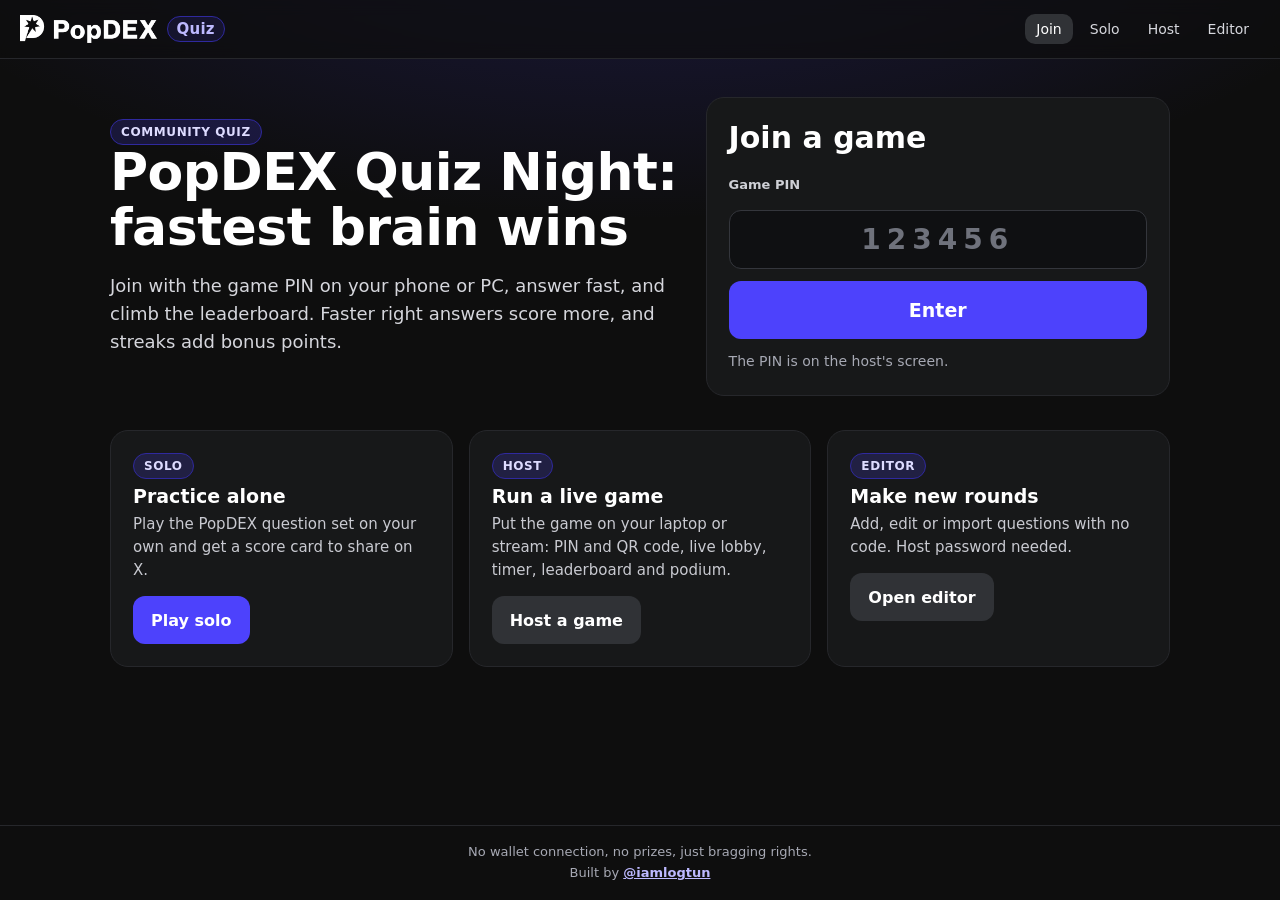
<file: index.html>
<!doctype html>
<html lang="en">
<head>
<meta charset="utf-8">
<meta name="viewport" content="width=device-width, initial-scale=1, viewport-fit=cover">
<title>PopDEX Quiz Night: fastest brain wins</title>
<meta name="description" content="Join with the game PIN on your phone or PC, answer fast, and climb the leaderboard.">
<meta name="theme-color" content="#0E0E0E">
<meta property="og:title" content="PopDEX Quiz Night: fastest brain wins">
<meta property="og:description" content="Join with the game PIN on your phone or PC, answer fast, and climb the leaderboard.">
<meta property="og:image" content="https://www.popdex-quiz.site/og.png?v=3">
<meta name="twitter:card" content="summary_large_image">
<link rel="icon" href="favicon.png">
<link rel="apple-touch-icon" href="apple-touch-icon.png">
<link rel="stylesheet" href="styles.css?v=21p">
<style>@media (max-width:600px){.hero>div{text-align:center}.hero-logo{margin-left:auto;margin-right:auto}#joinForm{text-align:center}.modes .card{text-align:center}}</style>
</head>
<body>
<header class="top">
  <a class="brand" href="index.html"><img src="logo.png" alt="PopDEX" height="28"><span class="q">Quiz</span></a>
  <nav aria-label="Main"><a href="index.html" aria-current="page">Join</a><a href="solo.html">Solo</a><a href="host.html">Host</a><a href="editor.html">Editor</a></nav>
</header>
<main id="main">

<section class="hero">
  <div>
    <span class="pill">Community quiz</span>
    <h1>PopDEX Quiz Night: fastest brain wins</h1>
    <p class="lead">Join with the game PIN on your phone or PC, answer fast, and climb the leaderboard. Faster right answers score more, and streaks add bonus points.</p>
  </div>
  <form class="card join-box" id="joinForm" autocomplete="off">
    <h2>Join a game</h2>
    <label for="pin">Game PIN</label>
    <input id="pin" class="pin-input" inputmode="numeric" maxlength="7" placeholder="123456" required>
    <button class="btn primary big" type="submit">Enter</button>
    <p class="muted" style="margin:0;font-size:14px">The PIN is on the host's screen.</p>
  </form>
</section>
<section class="modes" aria-label="Ways to play">
  <div class="card"><span class="pill">Solo</span><h3>Practice alone</h3><p>Play the PopDEX question set on your own and get a score card to share on X.</p><a class="btn primary" href="solo.html">Play solo</a></div>
  <div class="card"><span class="pill">Host</span><h3>Run a live game</h3><p>Put the game on your laptop or stream: PIN and QR code, live lobby, timer, leaderboard and podium.</p><a class="btn" href="host.html">Host a game</a></div>
  <div class="card"><span class="pill">Editor</span><h3>Make new rounds</h3><p>Add, edit or import questions with no code. Host password needed.</p><a class="btn" href="editor.html">Open editor</a></div>
</section>

</main>
<footer>
  <div>No wallet connection, no prizes, just bragging rights.</div>
  <div>Built by <a href="https://x.com/iamlogtun" target="_blank" rel="noopener">@iamlogtun</a></div>
</footer>
<script src="common.js?v=20"></script><script src="home.js?v=5"></script>
</body>
</html>
</file>
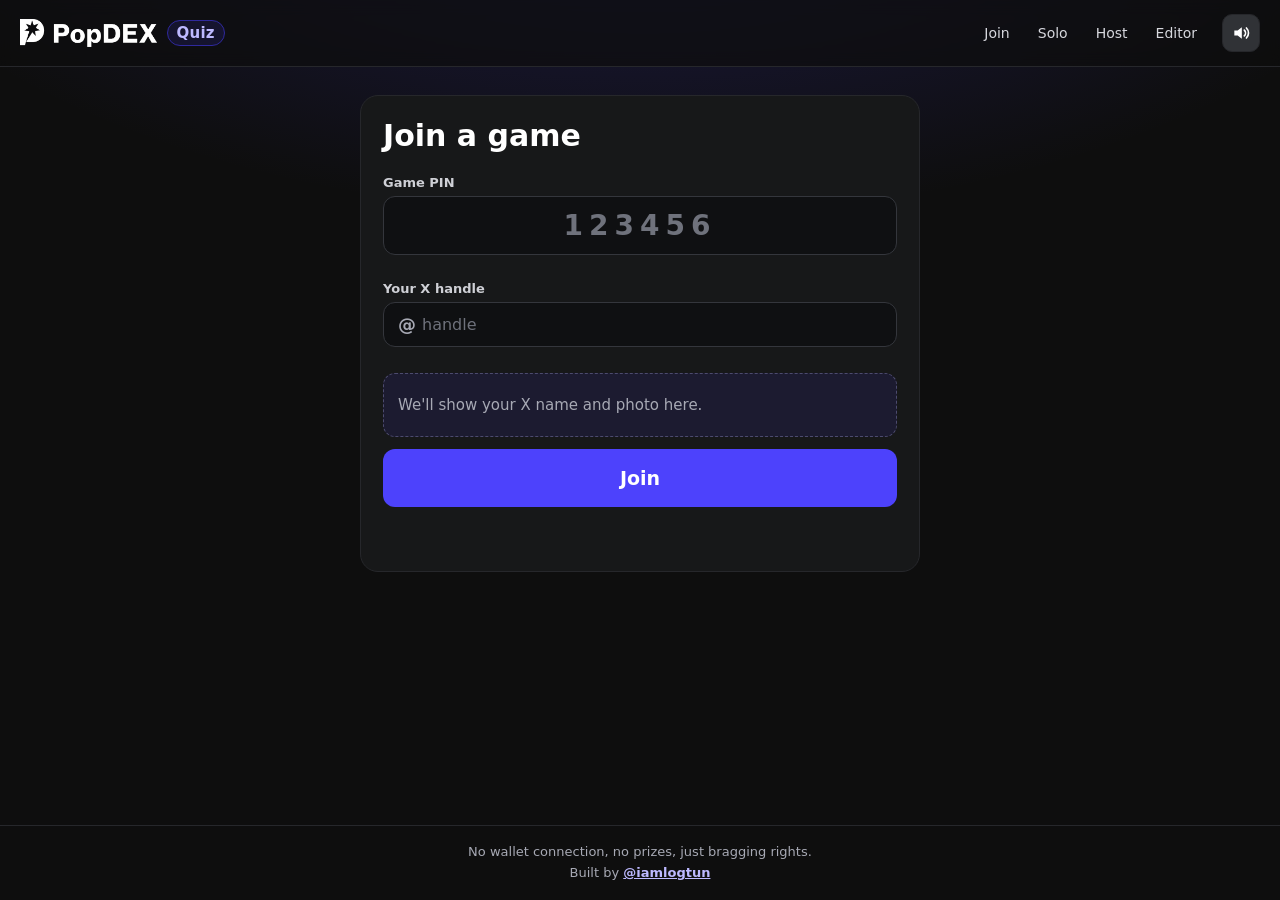
<file: play.html>
<!doctype html>
<html lang="en">
<head>
<meta charset="utf-8">
<meta name="viewport" content="width=device-width, initial-scale=1, viewport-fit=cover">
<title>Join a PopDEX Quiz Night game</title>
<meta name="description" content="Enter the game PIN and your X handle to play the PopDEX Quiz Night.">
<meta name="theme-color" content="#0E0E0E">
<meta property="og:title" content="Join a PopDEX Quiz Night game">
<meta property="og:description" content="Enter the game PIN and your X handle to play the PopDEX Quiz Night.">
<meta property="og:image" content="https://www.popdex-quiz.site/og.png?v=3">
<meta name="twitter:card" content="summary_large_image">
<link rel="icon" href="favicon.png">
<link rel="apple-touch-icon" href="apple-touch-icon.png">
<link rel="stylesheet" href="styles.css?v=21p">
<style>@media (max-width:600px){#joinForm{text-align:center}#joinForm .xin input{text-align:left}.xprev{justify-content:center;text-align:center}#view .qtext,#view .autobar,#view .card>p[style^="margin-top:0;font-weight:700"]{text-align:center}}</style>
</head>
<body>
<header class="top">
  <a class="brand" href="index.html"><img src="logo.png" alt="PopDEX" height="28"><span class="q">Quiz</span></a>
  <nav aria-label="Main"><a href="index.html">Join</a><a href="solo.html">Solo</a><a href="host.html">Host</a><a href="editor.html">Editor</a></nav>
</header>
<main id="main">

<div class="wrap-narrow" id="app" aria-live="polite">
  <form class="card join-box" id="joinForm" autocomplete="off">
    <h2>Join a game</h2>
    <div class="field"><label for="pin">Game PIN</label><input id="pin" class="pin-input" inputmode="numeric" maxlength="7" placeholder="123456" required></div>
    <div class="field"><label for="xh">Your X handle</label><div class="xin"><span class="at" aria-hidden="true">@</span><input id="xh" maxlength="40" placeholder="handle" autocapitalize="none" autocorrect="off" spellcheck="false" inputmode="text" enterkeyhint="go" required></div></div>
    <div class="xprev" id="xprev" aria-live="polite"></div>
    <button class="btn primary big" type="submit" id="joinBtn">Join</button>
    <p class="err" id="joinErr" role="alert"></p>
  </form>
  <div id="view" class="hide"></div>
</div>

</main>
<footer>
  <div>No wallet connection, no prizes, just bragging rights.</div>
  <div>Built by <a href="https://x.com/iamlogtun" target="_blank" rel="noopener">@iamlogtun</a></div>
</footer>
<script src="common.js?v=20"></script><script src="sound.js?v=1"></script><script src="card.js?v=15"></script><script src="play.js?v=26"></script>
</body>
</html>
</file>
<file: styles.css>
:root{--p:#4D42FC;--p2:#645AFF;--p3:#8077FF;--p4:#BDB9FF;--p5:#DEDCFF;--d1:#2F299E;--d2:#201C5C;--bg:#0E0E0E;--bg2:#171819;--btn:#303236;--line:#26272b;--muted:#a7a9b4;
--a0:#4D42FC;--a1:#F0A23A;--a2:#18B58C;--a3:#E4487C;--ok:#22c55e;--bad:#ef4444;--r:14px;
font-family:ui-sans-serif,system-ui,-apple-system,"Segoe UI",Roboto,"Helvetica Neue",Arial,sans-serif}
*{box-sizing:border-box}
html,body{margin:0;background:var(--bg);color:#fff;-webkit-text-size-adjust:100%}
body{min-height:100vh;min-height:100dvh;display:flex;flex-direction:column;background:radial-gradient(1200px 600px at 50% -200px,rgba(77,66,252,.28),transparent 70%),var(--bg)}
a{color:var(--p4)}
a:focus-visible,button:focus-visible,input:focus-visible,select:focus-visible,textarea:focus-visible{outline:3px solid var(--p4);outline-offset:2px}
.top{display:flex;align-items:center;justify-content:space-between;gap:12px;padding:14px 20px;border-bottom:1px solid var(--line);background:rgba(14,14,14,.7);backdrop-filter:blur(8px);position:sticky;top:0;z-index:5}
.brand{display:flex;align-items:center;gap:10px;color:#fff;text-decoration:none;font-weight:800;letter-spacing:.2px}
.brand img{height:28px;width:auto;display:block}
.brand .q{font-weight:700;color:var(--p4);font-size:15px;padding:3px 9px;border:1px solid var(--d1);border-radius:999px;background:rgba(77,66,252,.12)}
.top nav{display:flex;gap:6px;flex-wrap:wrap}
.top nav a{color:#d7d8de;text-decoration:none;font-size:14px;padding:7px 11px;border-radius:10px}
.top nav a:hover,.top nav a[aria-current]{background:var(--btn);color:#fff}
main{flex:1;width:100%;max-width:1100px;margin:0 auto;padding:28px 20px 40px}
footer{border-top:1px solid var(--line);padding:16px 20px;color:var(--muted);font-size:13px;text-align:center;line-height:1.6}
footer a{color:var(--p4);font-weight:600}
h1{font-size:clamp(30px,5vw,52px);line-height:1.05;margin:0 0 12px;letter-spacing:-.5px}
h2{font-size:clamp(22px,3vw,30px);margin:0 0 10px}
p{line-height:1.55}
.muted{color:var(--muted)}
.card{background:var(--bg2);border:1px solid var(--line);border-radius:18px;padding:22px}
.btn{appearance:none;border:0;border-radius:12px;background:var(--btn);color:#fff;font:inherit;font-weight:700;font-size:16px;padding:13px 18px;cursor:pointer;display:inline-flex;align-items:center;justify-content:center;gap:8px;text-decoration:none;min-height:48px;transition:transform .06s,filter .15s}
.btn:hover{filter:brightness(1.15)}.btn:active{transform:translateY(1px)}
.btn.primary{background:var(--p)}.btn.ghost{background:transparent;border:1px solid var(--btn)}
.btn.danger{background:#3a1f25;color:#ffb4c0}
.btn[disabled],.btn[aria-disabled="true"]{opacity:.5;cursor:not-allowed}
.btn.is-busy{cursor:progress}
.btn.big{font-size:19px;padding:16px 24px;min-height:58px}
.row{display:flex;gap:12px;flex-wrap:wrap;align-items:center}
input,select,textarea{font:inherit;color:#fff;background:#0f1012;border:1px solid #34363c;border-radius:12px;padding:12px 14px;font-size:16px;width:100%}
input::placeholder,textarea::placeholder{color:#6f727c}
label{display:block;font-size:13px;font-weight:700;color:#cfd0d6;margin:0 0 6px}
.field{margin-bottom:14px}
.err{color:#ff9aa8;font-weight:600;min-height:1.4em;margin:8px 0 0}
.hide{display:none!important}
.pill{display:inline-block;font-size:12px;font-weight:800;letter-spacing:.6px;text-transform:uppercase;color:var(--p5);background:rgba(77,66,252,.18);border:1px solid var(--d1);padding:5px 10px;border-radius:999px}
.badge-community{font-size:12px;color:var(--muted)}
/* home */
.hero{display:grid;grid-template-columns:1.1fr .9fr;gap:28px;align-items:center;margin-top:10px}
.hero p.lead{font-size:18px;color:#d5d6dc;max-width:560px}
.join-box{display:flex;flex-direction:column;gap:12px}
.pin-input{font-size:28px;font-weight:800;text-align:center;letter-spacing:6px}
.modes{display:grid;grid-template-columns:repeat(3,1fr);gap:16px;margin-top:34px}
.modes .card h3{margin:6px 0 6px;font-size:19px}
.modes .card p{margin:0 0 14px;color:#c9cad1;font-size:15px}
@media (max-width:820px){.hero{grid-template-columns:1fr}.modes{grid-template-columns:1fr}}
/* answers */
.answers{display:grid;grid-template-columns:1fr 1fr;gap:12px}
.ans{position:relative;border:0;border-radius:var(--r);color:#fff;font:inherit;font-weight:800;font-size:18px;text-align:left;padding:18px 16px 18px 58px;min-height:84px;cursor:pointer;display:flex;align-items:center;line-height:1.25;word-break:break-word;box-shadow:inset 0 -4px 0 rgba(0,0,0,.25)}
.ans .shape{position:absolute;left:16px;top:50%;transform:translateY(-50%);width:28px;height:28px}
.ans.c0{background:var(--a0)}.ans.c1{background:var(--a1);color:#1d1406}.ans.c2{background:var(--a2);color:#04231a}.ans.c3{background:var(--a3)}
.ans[disabled]{cursor:default}
.ans.dim{opacity:.28}
.ans.right{outline:4px solid #fff;outline-offset:-4px}
.ans.picked{outline:4px solid #fff;outline-offset:2px}
.ans .tick{margin-left:auto;padding-left:10px;font-size:22px}
@media (max-width:520px){.answers{grid-template-columns:1fr}.ans{min-height:68px;font-size:17px}}
.answers.tf .ans{min-height:110px;font-size:22px}
@media (max-width:520px){.answers.tf{grid-template-columns:1fr 1fr}.answers.tf .ans{min-height:120px;padding:16px;justify-content:center;flex-direction:column;text-align:center}.answers.tf .ans .shape{position:static;transform:none;margin-bottom:8px}}
/* timer */
.timerbar{height:10px;border-radius:99px;background:#24252a;overflow:hidden;margin:10px 0 16px}
.timerbar i{display:block;height:100%;width:100%;background:linear-gradient(90deg,var(--p),var(--p3));transform-origin:left;transition:transform .2s linear}
.clock{width:84px;height:84px;border-radius:50%;display:grid;place-items:center;font-size:32px;font-weight:900;background:var(--d2);border:4px solid var(--p)}
.qtext{font-size:clamp(22px,3.6vw,40px);font-weight:800;line-height:1.2;margin:0}
.qmeta{display:flex;justify-content:space-between;align-items:center;gap:10px;color:var(--muted);font-weight:700;font-size:14px;margin-bottom:10px}
/* host */
.host-lobby{display:grid;grid-template-columns:1fr auto;gap:24px;align-items:start}
.pinbig{font-size:clamp(46px,8vw,96px);font-weight:900;letter-spacing:8px;line-height:1;color:#fff}
.joinurl{font-size:clamp(16px,2vw,22px);font-weight:700;color:var(--p4);word-break:break-all}
.qr{background:#fff;border-radius:16px;padding:12px;width:220px;height:220px}
.qr img,.qr svg{width:100%;height:100%;display:block;image-rendering:pixelated}
.chips{display:flex;flex-wrap:wrap;gap:10px;margin-top:14px}
.chip{background:var(--btn);border:0;color:#fff;font:inherit;font-weight:700;padding:10px 14px;border-radius:999px;font-size:16px;cursor:pointer;animation:pop .25s ease-out}
.chip:hover{background:#4a2330;text-decoration:line-through}
@keyframes pop{from{transform:scale(.6);opacity:0}to{transform:none;opacity:1}}
.dist{display:grid;grid-template-columns:repeat(4,1fr);gap:14px;align-items:end;height:220px;margin:20px 0}
.dist .bar{display:flex;flex-direction:column;justify-content:flex-end;align-items:center;height:100%;gap:8px}
.dist .bar i{display:block;width:100%;border-radius:10px 10px 4px 4px;min-height:8px;transition:height .5s}
.dist .bar b{font-size:22px}
.lb{list-style:none;padding:0;margin:0;display:flex;flex-direction:column;gap:8px}
.lb li{display:flex;align-items:center;gap:14px;background:var(--bg2);border:1px solid var(--line);border-radius:12px;padding:12px 16px;font-weight:800;font-size:18px}
.lb li .n{width:30px;color:var(--p4)}
.lb li .s{margin-left:auto;font-variant-numeric:tabular-nums}
.lb li .st{font-size:13px;color:#ffcf8a;font-weight:700}
.lb li:first-child{background:linear-gradient(90deg,rgba(77,66,252,.45),var(--bg2))}
.podium{display:grid;grid-template-columns:1fr 1fr 1fr;align-items:end;gap:14px;max-width:760px;margin:24px auto 30px}
.podium .pl{display:flex;flex-direction:column;align-items:center;gap:8px;text-align:center}
.podium .name{font-weight:900;font-size:20px;word-break:break-word}
.podium .pts{color:var(--p4);font-weight:800}
.podium .step{width:100%;border-radius:14px 14px 0 0;display:grid;place-items:center;font-size:44px;font-weight:900;animation:rise .8s ease-out both}
.podium .p1 .step{height:200px;background:linear-gradient(var(--p),var(--d1))}
.podium .p2 .step{height:150px;background:linear-gradient(var(--p3),var(--d1));animation-delay:.25s}
.podium .p3 .step{height:110px;background:linear-gradient(var(--d1),var(--d2));animation-delay:.5s}
@keyframes rise{from{transform:scaleY(0);transform-origin:bottom}to{transform:scaleY(1);transform-origin:bottom}}
table.rank{width:100%;border-collapse:collapse;font-size:15px}
table.rank th,table.rank td{padding:10px 8px;border-bottom:1px solid var(--line);text-align:left}
table.rank td.num,table.rank th.num{text-align:right;font-variant-numeric:tabular-nums}
.center{text-align:center}
.status-big{font-size:clamp(26px,6vw,40px);font-weight:900;margin:8px 0}
.feedback{border-radius:20px;padding:30px 20px;text-align:center}
.feedback.good{background:linear-gradient(160deg,#16a34a,#0f5c2e)}
.feedback.bad{background:linear-gradient(160deg,#dc2626,#6b1414)}
.feedback.none{background:var(--btn)}
.feedback .big{font-size:36px;font-weight:900;margin:4px 0}
.feedback .plus{font-size:24px;font-weight:900;background:rgba(0,0,0,.25);display:inline-block;padding:6px 14px;border-radius:999px;margin-top:8px}
.statbar{display:flex;justify-content:space-between;gap:10px;background:var(--bg2);border:1px solid var(--line);border-radius:14px;padding:12px 16px;font-weight:800;margin-top:14px}
.statbar span{color:var(--muted);font-weight:600;font-size:13px;display:block}
.spinner{width:42px;height:42px;border-radius:50%;border:5px solid var(--btn);border-top-color:var(--p);animation:spin 1s linear infinite;margin:20px auto}
@keyframes spin{to{transform:rotate(360deg)}}
.toast{position:fixed;left:50%;bottom:20px;transform:translateX(-50%);background:#24252a;border:1px solid #3a3c43;padding:12px 18px;border-radius:12px;font-weight:700;z-index:20;max-width:92vw}
/* editor */
.qedit{border:1px solid var(--line);border-radius:16px;padding:16px;margin-bottom:14px;background:var(--bg2)}
.qedit .opts{display:grid;grid-template-columns:1fr 1fr;gap:10px}
.qedit .opt{display:flex;gap:8px;align-items:center}
.qedit .opt input[type=radio]{width:22px;height:22px;flex:none;accent-color:var(--p)}
.qedit .head{display:flex;justify-content:space-between;align-items:center;gap:10px;margin-bottom:10px;flex-wrap:wrap}
.qedit .tools{display:flex;gap:6px}
.qedit .tools .btn{min-height:38px;padding:8px 12px;font-size:14px}
.grid2{display:grid;grid-template-columns:2fr 1fr 1fr;gap:10px}
@media (max-width:640px){.qedit .opts,.grid2{grid-template-columns:1fr}.host-lobby{grid-template-columns:1fr}.qr{margin:0 auto}}
.sticky-save{position:sticky;bottom:0;background:linear-gradient(transparent,var(--bg) 30%);padding:18px 0 6px;display:flex;gap:10px;flex-wrap:wrap}
canvas.card-preview{width:100%;max-width:560px;height:auto;border-radius:14px;display:block;margin:0 auto;border:1px solid var(--line)}
.wrap-narrow{max-width:560px;margin:0 auto}

@media (max-width:520px){.top{padding:10px 12px}.brand img{height:22px}.brand .q{display:none}.top nav{gap:2px;flex-wrap:nowrap}.top nav a{padding:6px 8px;font-size:13px}main{padding:20px 14px 32px}}
.ans.dim{filter:grayscale(.7)}

/* X identity (2026-10-31) */
.xin{display:flex;align-items:center;background:#0f1012;border:1px solid #34363c;border-radius:12px;overflow:hidden}
.xin:focus-within{outline:2px solid var(--p3,#8077FF);outline-offset:1px}
.xin .at{padding:0 4px 0 14px;color:var(--muted,#a7a9b4);font-weight:800;font-size:18px}
.xin input{border:0 !important;outline:0 !important;background:transparent !important;flex:1;min-width:0;box-shadow:none !important;padding-left:2px !important}
.xprev{display:flex;align-items:center;gap:12px;min-height:64px;padding:10px 14px;border-radius:12px;background:rgba(77,66,252,.10);border:1px dashed rgba(189,185,255,.3);font-size:15px;line-height:1.35}
.xprev[data-state="found"]{border-style:solid;border-color:rgba(128,119,255,.8);background:rgba(77,66,252,.22)}
.xprev[data-state="notfound"],.xprev[data-state="invalid"]{border-color:rgba(255,107,129,.6);background:rgba(255,107,129,.08)}
.xprev .xp-err{color:#ff8fa1;font-weight:700}
.xprev .xp-ok{margin-left:auto;color:#7dffb0;font-weight:900;font-size:22px}
.xprev .who-n{font-size:18px}
.xp-spin{width:20px;height:20px;border-radius:50%;border:3px solid rgba(189,185,255,.25);border-top-color:#BDB9FF;animation:spin .8s linear infinite;flex:none}
@keyframes spin{to{transform:rotate(360deg)}}
.av{width:32px;height:32px;border-radius:50%;object-fit:cover;flex:none;background:#2F299E;display:inline-grid;place-items:center;color:#fff;font-weight:900;font-size:14px;vertical-align:middle}
.av.xp-av{width:48px;height:48px;font-size:20px}
.av.lg{width:84px;height:84px;font-size:34px;border:3px solid #8077FF}
.av.pod{width:64px;height:64px;font-size:26px;border:3px solid #8077FF}
.who{display:inline-flex;align-items:center;gap:10px;min-width:0;max-width:100%;vertical-align:middle}
.who-t{display:flex;flex-direction:column;min-width:0;line-height:1.2;text-align:left}
.who-n{font-weight:800;overflow:hidden;text-overflow:ellipsis;white-space:nowrap}
.who-h{font-weight:600;font-size:.78em;color:var(--p4,#BDB9FF);overflow:hidden;text-overflow:ellipsis;white-space:nowrap}
.who.sm .av{width:26px;height:26px;font-size:12px}
.statbar span.who{display:inline-flex;align-items:center;gap:8px;color:#fff;font-size:inherit;margin-top:2px}
.statbar span.who-t{display:flex;flex-direction:column;color:#fff;font-size:inherit}
.statbar span.who-n{display:block;color:#fff;font-size:15px;font-weight:800}
.statbar span.who-h{display:block;font-size:12px;color:var(--p4,#BDB9FF);font-weight:600}
.statbar span.av{display:inline-grid;font-size:12px;color:#fff}
.statbar > div{min-width:0}
.statbar .sb-who{flex:1 1 auto;max-width:55%}
.chip{display:inline-flex;align-items:center;max-width:100%;padding:6px 14px 6px 6px}
.chip .who-h{font-size:12px}
.lb li{min-width:0}
.lb li .who{flex:0 1 auto;min-width:0}
.podium .pl{min-width:0}
.podium .name{max-width:100%;overflow:hidden;text-overflow:ellipsis}
.podium .hdl{color:var(--p4,#BDB9FF);font-weight:600;font-size:14px;margin-top:-6px;max-width:100%;overflow:hidden;text-overflow:ellipsis;white-space:nowrap}
table.rank td a{color:var(--p4,#BDB9FF)}
.me-big{display:flex;flex-direction:column;align-items:center;gap:4px;margin:6px 0 4px}
.me-big .who-n{font-size:22px;max-width:100%}
.me-big .who-h{font-size:15px}
.solo-id{display:flex;flex-direction:column;gap:10px;text-align:left;max-width:420px;margin:16px auto 6px}

.chips .chip{font-size:19px;gap:0}
.chips .chip .av{width:40px;height:40px;font-size:16px}
.chips .chip .who-h{font-size:13px}

/* "Select two answers" (2026-10-31) */
.badge2{display:inline-block;font-size:12px;font-weight:900;letter-spacing:.5px;text-transform:uppercase;color:#fff;background:var(--p,#4D42FC);padding:4px 10px;border-radius:999px;vertical-align:middle}
.multi-hint{margin:0 0 12px;display:flex;gap:10px;align-items:center;flex-wrap:wrap}
.ans.sel{outline:4px solid #fff;outline-offset:2px;transform:scale(.98)}
.ans.sel::after{content:"✓";position:absolute;right:12px;top:10px;width:28px;height:28px;border-radius:50%;background:#fff;color:#111;font-size:18px;font-weight:900;display:flex;align-items:center;justify-content:center}
.multi-pick .answers:has(.ans.sel ~ .ans.sel) .ans:not(.sel),.multi-pick .answers:has(.ans.sel + .ans.sel) .ans:not(.sel){opacity:.55}
.multi-submit{width:100%;margin-top:14px}
.multi-submit[disabled]{opacity:.45;cursor:not-allowed}
.multi-tip{margin:-2px 0 8px;font-size:14px;color:var(--p5,#BDB9FF)}
.qedit .opt input[type=checkbox]{width:22px;height:22px;flex:none;accent-color:var(--p)}

/* "Type the answer" (2026-10-31) */
.typein input{font-size:20px;padding:14px 16px;border-radius:14px;width:100%;box-sizing:border-box}
.typein .multi-submit{margin-top:12px}
.typed-locked,.text-answer{display:flex;flex-direction:column;gap:4px;align-items:center;text-align:center;background:var(--btn,#1d1e22);border-radius:16px;padding:16px;overflow-wrap:anywhere}
.typed-locked b,.text-answer b{font-size:24px;font-weight:900}
.text-answer{border:2px solid #16a34a}
.text-answer.big-ans b{font-size:44px}
.text-answer small{font-size:15px;color:var(--p5,#BDB9FF);font-weight:600}
.ok-t{color:#4ade80}.bad-t{color:#f87171}
.text-wait{text-align:center;font-size:22px;font-weight:800;padding:26px 10px;color:var(--p5,#BDB9FF)}
.typing-dots{display:inline-flex;gap:5px;margin-right:8px;vertical-align:middle}
.typing-dots i{width:9px;height:9px;border-radius:50%;background:currentColor;animation:pqdot 1.2s infinite ease-in-out}
.typing-dots i:nth-child(2){animation-delay:.15s}.typing-dots i:nth-child(3){animation-delay:.3s}
@keyframes pqdot{0%,80%,100%{opacity:.25;transform:translateY(0)}40%{opacity:1;transform:translateY(-4px)}}
@media (prefers-reduced-motion:reduce){.typing-dots i{animation:none}}
.text-stats{display:grid;grid-template-columns:repeat(3,1fr);gap:10px;margin:16px 0}
.text-stats div{background:var(--btn,#1d1e22);border-radius:14px;padding:12px;text-align:center}
.text-stats b{display:block;font-size:32px;font-weight:900}.text-stats span{color:var(--muted,#a7a9b4);font-size:14px}
.wrong-list ol{list-style:none;margin:0;padding:0;display:grid;gap:8px}
.wrong-list li{display:flex;justify-content:space-between;gap:12px;background:rgba(220,38,38,.15);border:1px solid rgba(220,38,38,.4);border-radius:12px;padding:10px 14px;font-weight:700}
.wrong-list .wt{overflow-wrap:anywhere;min-width:0}.wrong-list .wn{flex:none;color:#fca5a5}
.qedit .text-acc{grid-template-columns:1fr}
.qedit .text-acc .opt .btn{min-height:40px;padding:6px 12px}

/* episode badge (2026-11-01) */
.ep-badge{display:inline-block;font-size:12px;font-weight:900;letter-spacing:.6px;color:#0E0E0E;background:#AEF061;padding:5px 10px;border-radius:999px;line-height:1.2;vertical-align:middle;white-space:nowrap}
.ep-badge.lg{font-size:clamp(16px,2.4vw,26px);padding:6px 14px}
.pin-ep{display:flex;align-items:center;flex-wrap:wrap;gap:10px 14px}
.btn.ep-edit{min-height:34px;padding:6px 10px;font-size:13px}
h1 .ep-badge{vertical-align:middle;margin-left:6px}

/* sound on/off button (sound.js, 2026-11-01) */
.snd-btn{flex:0 0 auto;display:inline-flex;align-items:center;justify-content:center;width:38px;height:38px;padding:0;margin-left:2px;border-radius:10px;border:1px solid var(--line);background:var(--btn);color:#fff;cursor:pointer;-webkit-tap-highlight-color:transparent}
.snd-btn:hover{border-color:var(--p3,#8077FF)}
.snd-btn:focus-visible{outline:2px solid var(--p3,#8077FF);outline-offset:2px}
.snd-btn.off{color:#a7a9b4;background:transparent}
.top nav{margin-left:auto}
@media (max-width:520px){.snd-btn{width:34px;height:34px}}

/* auto-advance + phone leaderboard (2026-11-01) */
.autobar{margin:14px 0 0;text-align:left}
.autobar .autotxt{font-weight:800;font-size:15px;color:var(--p5)}
.autobar .timerbar{margin:8px 0 0;height:8px}
.autobar .timerbar i{transition:transform .2s linear}
.autobar.paused .autotxt{color:#ffcf8a}
.autobar.paused .timerbar i{background:#5a5c66}
#pauseBtn.on{border-color:#ffcf8a;color:#ffcf8a}
.mv{font-size:12px;font-weight:800;white-space:nowrap}
.mv.up{color:var(--ok)}
.mv.down{color:var(--bad)}
.lb-title{margin:18px 0 10px;font-size:20px}
.lb-phone{text-align:left}
.lb-phone li{font-size:15px;padding:9px 12px;gap:10px}
.lb-phone li .n{width:22px}
.lb li.me{border:2px solid #AEF061;background:linear-gradient(90deg,rgba(174,240,97,.18),var(--bg2))}
.you-tag{font-size:11px;font-weight:900;color:#0E0E0E;background:#AEF061;padding:2px 7px;border-radius:999px;white-space:nowrap}
.lb li.you-row{justify-content:center;margin-top:6px}
.you-line{font-weight:900}
.ended-box .row .btn{min-width:140px}

/* late joining (2026-11-01): note on a late joiner's phone */
.late-note{display:table;margin:0 auto 12px;padding:6px 12px;border-radius:999px;background:rgba(100,90,255,.18);border:1px solid rgba(128,119,255,.45);color:#DEDCFF;font-size:13px;font-weight:700;text-align:center;transition:opacity .4s}
.late-note.gone{opacity:0}

/* ---- 2026-11-01 evening: phone leaderboard top 10 (compact; countdown pinned at the top) ---- */
.lb-card .autobar{position:sticky;top:0;z-index:4;margin:-8px -10px 12px;padding:8px 10px 10px;background:var(--bg2);border-radius:12px;box-shadow:0 6px 14px -8px rgba(0,0,0,.8)}
.lb-card .status-big{margin:10px 0 2px}
.lb-card .status-big + p{margin:4px 0}
.lb-card .lb-title{margin:12px 0 8px;font-size:18px}
.lb10{gap:5px}
.lb10 li{font-size:14px;padding:6px 10px;gap:8px;border-radius:10px}
.lb10 li .n{width:20px;font-size:13px}
.lb10 li .av{width:26px;height:26px;font-size:11px}
.lb10 li .who-h{font-size:11px}
.lb10 li.you-row{padding:8px 10px}

/* ---- metallic podium: gold / silver / bronze ---- */
.podium.metal{--gold:linear-gradient(160deg,#FFF7C9 0%,#FBDD6E 16%,#E8B021 38%,#B97A06 55%,#F6CF52 72%,#FFF0A6 82%,#A86E02 100%);
  --silver:linear-gradient(160deg,#FFFFFF 0%,#E9ECF1 16%,#B9C0CA 38%,#878F9B 55%,#D7DCE3 72%,#F7F8FA 82%,#737B87 100%);
  --bronze:linear-gradient(160deg,#FFE0C2 0%,#F0AE73 16%,#C77735 38%,#8E4A1A 55%,#DC9154 72%,#F7C495 82%,#6E3510 100%);
  position:relative;gap:12px;margin:34px auto 30px;padding-top:6px}
.podium.metal .pl{position:relative}
.podium.metal .avwrap{position:relative;display:grid;place-items:center;margin-bottom:2px}
.podium.metal .ring{display:inline-grid;place-items:center;padding:4px;border-radius:50%;position:relative}
.podium.metal .ring .av{border:3px solid #141416;margin:0}
.podium.metal .gold .ring{background:var(--gold);box-shadow:0 0 0 1px rgba(255,240,170,.35),0 0 26px 4px rgba(249,200,60,.45)}
.podium.metal .silver .ring{background:var(--silver);box-shadow:0 0 0 1px rgba(255,255,255,.3),0 0 20px 2px rgba(210,218,230,.32)}
.podium.metal .bronze .ring{background:var(--bronze);box-shadow:0 0 0 1px rgba(255,210,170,.3),0 0 20px 2px rgba(220,140,80,.32)}
.podium.metal .gold .ring .av{width:84px;height:84px;font-size:32px}
.podium.metal .crown{position:absolute;top:-30px;left:50%;width:44px;height:28px;transform:translateX(-50%) rotate(-8deg);filter:drop-shadow(0 2px 6px rgba(249,200,60,.55));z-index:2}
.podium.metal .name{font-size:19px}
.podium.metal .pts{font-weight:900;font-variant-numeric:tabular-nums;-webkit-background-clip:text;background-clip:text;color:transparent}
.podium.metal .gold .pts{background-image:linear-gradient(90deg,#FBDD6E,#FFF3B8,#E8B021)}
.podium.metal .silver .pts{background-image:linear-gradient(90deg,#C9CED6,#FFFFFF,#A9B0BA)}
.podium.metal .bronze .pts{background-image:linear-gradient(90deg,#E59A5B,#FFD2A6,#C77735)}
.podium.metal .step{position:relative;overflow:hidden;align-items:start;padding-top:16px;border-radius:14px 14px 4px 4px;
  box-shadow:inset 0 2px 0 rgba(255,255,255,.65),inset 0 -10px 18px rgba(0,0,0,.28),inset 2px 0 0 rgba(255,255,255,.25),inset -2px 0 0 rgba(0,0,0,.18)}
.podium.metal .gold .step{background:var(--gold);box-shadow:inset 0 2px 0 rgba(255,255,255,.7),inset 0 -10px 18px rgba(90,55,0,.35),0 0 40px -6px rgba(249,200,60,.55)}
.podium.metal .silver .step{background:var(--silver);box-shadow:inset 0 2px 0 rgba(255,255,255,.8),inset 0 -10px 18px rgba(40,45,55,.3),0 0 30px -8px rgba(220,226,236,.4)}
.podium.metal .bronze .step{background:var(--bronze);box-shadow:inset 0 2px 0 rgba(255,225,195,.7),inset 0 -10px 18px rgba(60,25,5,.35),0 0 30px -8px rgba(220,140,80,.42)}
.podium.metal .step::after{content:"";position:absolute;inset:-20% auto -20% 0;width:45%;background:linear-gradient(105deg,transparent 0%,rgba(255,255,255,0) 20%,rgba(255,255,255,.7) 50%,rgba(255,255,255,0) 80%,transparent 100%);transform:translateX(-160%) skewX(-12deg);animation:pqshine 3.6s ease-in-out 1.2s infinite;pointer-events:none}
.podium.metal .silver .step::after{animation-delay:1.6s}
.podium.metal .bronze .step::after{animation-delay:2s}
@keyframes pqshine{0%{transform:translateX(-160%) skewX(-12deg)}45%,100%{transform:translateX(330%) skewX(-12deg)}}
.podium.metal .medal{width:58px;height:58px;border-radius:50%;display:grid;place-items:center;font-size:30px;font-weight:900;position:relative;z-index:1;
  border:3px solid rgba(255,255,255,.55);box-shadow:0 4px 10px rgba(0,0,0,.35),inset 0 -4px 8px rgba(0,0,0,.25),inset 0 3px 6px rgba(255,255,255,.6)}
.podium.metal .gold .medal{background:radial-gradient(circle at 35% 30%,#FFF8D2,#F6CF52 40%,#C8890A 75%,#8A5A00);color:#6B4300;text-shadow:0 1px 0 rgba(255,245,200,.8)}
.podium.metal .silver .medal{background:radial-gradient(circle at 35% 30%,#FFFFFF,#D9DEE5 40%,#9BA3AE 75%,#636B76);color:#3E444D;text-shadow:0 1px 0 rgba(255,255,255,.85)}
.podium.metal .bronze .medal{background:radial-gradient(circle at 35% 30%,#FFE6CC,#E3995A 40%,#A85D24 75%,#6B330E);color:#4E2408;text-shadow:0 1px 0 rgba(255,220,190,.7)}
.podium.metal .spk{position:absolute;font-style:normal;color:#FFF1A8;text-shadow:0 0 8px rgba(255,220,100,.95);font-size:16px;opacity:0;animation:pqtw 2.4s ease-in-out infinite;z-index:2;pointer-events:none}
.podium.metal .spk.s1{top:-6px;left:-14px}.podium.metal .spk.s2{top:12px;right:-18px;font-size:12px;animation-delay:.7s}
.podium.metal .spk.s3{bottom:4px;left:-20px;font-size:11px;animation-delay:1.3s}.podium.metal .spk.s4{top:-26px;right:-6px;font-size:13px;animation-delay:1.9s}
@keyframes pqtw{0%,100%{opacity:0;transform:scale(.4) rotate(0)}50%{opacity:1;transform:scale(1.1) rotate(45deg)}}
.podium.metal .p1 .step{height:210px}.podium.metal .p2 .step{height:155px}.podium.metal .p3 .step{height:115px}
/* compact podium on phones (player final screen, ended screen) */
.podium.metal.mini{gap:8px;margin:30px auto 6px;max-width:360px}
.podium.metal.mini .ring{padding:3px}
.podium.metal.mini .av.pod{width:46px;height:46px;font-size:18px;border-width:2px}
.podium.metal.mini .gold .ring .av{width:58px;height:58px;font-size:22px}
.podium.metal.mini .crown{top:-24px;width:34px;height:22px}
.podium.metal.mini .name{font-size:14px}
.podium.metal.mini .hdl{font-size:12px;margin-top:-6px}
.podium.metal.mini .pts{font-size:13px}
.podium.metal.mini .step{padding-top:10px}
.podium.metal.mini .medal{width:38px;height:38px;font-size:19px;border-width:2px}
.podium.metal.mini .p1 .step{height:112px}.podium.metal.mini .p2 .step{height:84px}.podium.metal.mini .p3 .step{height:62px}
.podium.metal.mini .spk{font-size:12px}
@media (max-width:520px){
  .podium.metal:not(.mini){gap:8px;margin-top:36px}
  .podium.metal:not(.mini) .av.pod{width:52px;height:52px;font-size:20px}
  .podium.metal:not(.mini) .gold .ring .av{width:64px;height:64px;font-size:24px}
  .podium.metal:not(.mini) .name{font-size:15px}
  .podium.metal:not(.mini) .medal{width:44px;height:44px;font-size:22px}
  .podium.metal:not(.mini) .p1 .step{height:150px}.podium.metal:not(.mini) .p2 .step{height:112px}.podium.metal:not(.mini) .p3 .step{height:84px}
}
.confetti{position:absolute;inset:-40px 0 0 0;pointer-events:none;overflow:hidden;z-index:5}
.confetti i{position:absolute;top:-14px;width:7px;height:12px;border-radius:2px;opacity:0;animation:pqfall linear forwards}
@keyframes pqfall{0%{opacity:0;transform:translate(0,0) rotate(0)}8%{opacity:1}85%{opacity:1}100%{opacity:0;transform:translate(var(--x),420px) rotate(var(--r))}}
@media (prefers-reduced-motion:reduce){
  .podium.metal .step{animation:none}
  .podium.metal .step::after{animation:none;display:none}
  .podium.metal .spk{animation:none;opacity:.85}
  .confetti{display:none}
}

/* v16 tweaks: keep the player's own row on screen at 390px; podium names never break mid-word */
.lb-card .status-big{font-size:26px;margin:8px 0 0}
.lb-card .status-big + p{font-size:17px !important;margin:2px 0 0}
.lb-card .status-big ~ p.muted{margin:2px 0 0;font-size:14px}
.lb-card .lb-title{margin:10px 0 6px;font-size:17px}
.podium.metal .name{white-space:nowrap;overflow:hidden;text-overflow:ellipsis;max-width:100%}
.podium.metal.mini{grid-template-columns:1fr 1.25fr 1fr}
@media (max-width:520px){.podium.metal{grid-template-columns:1fr 1.25fr 1fr}}

/* host top-10 leaderboard: compact rows so all 10 + the countdown fit a laptop screen (1280x800) */
.lb-host{gap:5px}
.lb-host li{padding:7px 14px;font-size:17px;border-radius:10px}
.lb-host li .av{width:28px;height:28px;font-size:12px}
.lb-host li .who-h{font-size:12px}
.card:has(> .lb-host) > h2{margin:0 0 2px}
.card:has(> .lb-host) > p.muted{margin-bottom:10px}
@media (max-width:520px){.lb-host li{font-size:15px;padding:6px 10px;gap:8px}.lb-host li .n{width:20px}}

/* player lobby "who's here" list (2026-11-01) */
.whos-here{margin-top:14px;padding:14px 14px 12px;text-align:left}
.wh-head{display:flex;align-items:center;justify-content:space-between;gap:10px;margin:0 0 10px}
.wh-head h3{margin:0;font-size:17px;font-weight:900;letter-spacing:.2px}
.wh-grid{list-style:none;margin:0;padding:2px;display:grid;grid-template-columns:repeat(auto-fill,minmax(150px,1fr));gap:8px;max-height:min(38vh,320px);overflow-y:auto;overscroll-behavior:contain;-webkit-overflow-scrolling:touch;scrollbar-width:thin;scrollbar-color:var(--d1) transparent}
.wh-grid::-webkit-scrollbar{width:6px}.wh-grid::-webkit-scrollbar-thumb{background:var(--d1);border-radius:6px}
.wh{display:flex;align-items:center;gap:8px;min-width:0;padding:6px 8px 6px 6px;border-radius:12px;background:rgba(77,66,252,.12);border:1px solid var(--d2)}
.wh .av{width:30px;height:30px;font-size:13px}
.wh-t{display:flex;flex-direction:column;min-width:0;flex:1;line-height:1.2}
.wh-n{font-weight:800;font-size:14px;white-space:nowrap;overflow:hidden;text-overflow:ellipsis}
.wh-h{font-size:12px;color:var(--p4);white-space:nowrap;overflow:hidden;text-overflow:ellipsis}
.wh.you{background:rgba(174,240,97,.12);border-color:#AEF061}
.wh-you{flex:none;font-size:11px;font-weight:900;text-transform:uppercase;letter-spacing:.5px;color:#0E0E0E;background:#AEF061;border-radius:999px;padding:2px 7px}
.wh.pop{animation:whpop .45s cubic-bezier(.2,1.4,.4,1) both}
@keyframes whpop{0%{opacity:0;transform:scale(.6)}100%{opacity:1;transform:none}}
@media (prefers-reduced-motion:reduce){.wh.pop{animation:none}}
.lobby-me{padding:18px 18px 16px}
.lobby-me .status-big{margin:6px 0 4px}
.lobby-me .av.lg{width:64px;height:64px;font-size:26px}
.lobby-me p.muted{margin:8px 0 0}
.lobby-me .spinner{width:28px;height:28px;border-width:4px;margin:10px auto 0}
.wh.you{grid-column:1/-1}

/* Podium option D: Arena Reveal (Nov 2 2026) */
/* Option D — Arena Reveal */
.podium.vD{--gold:linear-gradient(90deg,#9A6400,#E8B021 20%,#FFF3B8 45%,#F6CF52 60%,#B97A06 85%,#7A4E00);
  --silver:linear-gradient(90deg,#5F6670,#AEB5BF 20%,#FFFFFF 45%,#D9DEE5 60%,#8C949F 85%,#4F555E);
  --bronze:linear-gradient(90deg,#6B330E,#C7712F 20%,#FFD2A6 45%,#E59A5B 60%,#A85D24 85%,#5A2A0A);
  position:relative;isolation:isolate;display:grid;grid-template-columns:1fr 1.15fr 1fr;align-items:end;gap:10px;max-width:760px;margin:10px auto 30px;padding:70px 10px 34px;
  border-radius:22px;overflow:hidden;background:radial-gradient(120% 70% at 50% 0%,#201C5C 0%,#120f33 45%,#0b0b14 80%)}
/* spotlights from above */
.podium.vD .lights{position:absolute;inset:0;z-index:-1;pointer-events:none}
.podium.vD .lights b{position:absolute;top:-10%;width:46%;height:100%;transform-origin:50% 0;-webkit-mask:linear-gradient(180deg,#000,rgba(0,0,0,.5) 60%,transparent 92%);mask:linear-gradient(180deg,#000,rgba(0,0,0,.5) 60%,transparent 92%);filter:blur(5px)}
.podium.vD .lights .l1{left:27%;background:linear-gradient(180deg,rgba(255,243,184,.55),rgba(249,212,92,.12));clip-path:polygon(44% 0,56% 0,100% 100%,0 100%);animation:vDsway1 6s ease-in-out infinite}
.podium.vD .lights .l2{left:-6%;background:linear-gradient(180deg,rgba(189,185,255,.45),rgba(100,90,255,.08));clip-path:polygon(40% 0,52% 0,100% 100%,10% 100%);transform:rotate(14deg);animation:vDsway2 7s ease-in-out infinite}
.podium.vD .lights .l3{right:-6%;background:linear-gradient(180deg,rgba(189,185,255,.45),rgba(100,90,255,.08));clip-path:polygon(48% 0,60% 0,90% 100%,0 100%);transform:rotate(-14deg);animation:vDsway3 7s ease-in-out infinite}
/* confetti sprinkle */
.podium.vD .bits{position:absolute;inset:0 0 45% 0;z-index:-1;pointer-events:none}
.podium.vD .bits i{position:absolute;width:6px;height:10px;border-radius:1px;transform:rotate(var(--r));opacity:.9;animation:vDflutter 3.4s ease-in-out infinite}
.podium.vD .bits i:nth-child(3n){width:5px;height:5px;border-radius:50%}
/* curved stage floor */
.podium.vD .stage{position:absolute;z-index:-1;left:-8%;right:-8%;bottom:-70px;height:150px;border-radius:50%;
  background:radial-gradient(60% 60% at 50% 30%,#4D42FC 0%,#2F299E 40%,#1a1659 70%,#0e0c2a 100%);border-top:2px solid #BDB9FF;box-shadow:0 -10px 40px rgba(128,119,255,.55),inset 0 12px 30px rgba(222,220,255,.25)}
.podium.vD .pl{display:flex;flex-direction:column;align-items:center;min-width:0;text-align:center}
.podium.vD .float{display:flex;flex-direction:column;align-items:center;max-width:100%;min-width:0;padding-bottom:12px;animation:vDpop .6s cubic-bezier(.2,.9,.3,1.3) both}
.podium.vD .float .avwrap{animation:vDbob 3.2s ease-in-out infinite}
.podium.vD .avwrap{position:relative;display:grid;place-items:center;margin-bottom:6px}
.podium.vD .ring{position:relative;display:inline-grid;place-items:center;padding:3px;border-radius:50%;background:linear-gradient(160deg,#BDB9FF,#4D42FC)}
.podium.vD .ring::after{content:"";position:absolute;inset:-8px;border-radius:50%;border:2px solid rgba(189,185,255,.45);box-shadow:0 0 18px rgba(128,119,255,.6),inset 0 0 12px rgba(128,119,255,.4)}
.podium.vD .gold .ring{background:var(--gold)}.podium.vD .gold .ring::after{border-color:rgba(249,212,92,.6);box-shadow:0 0 26px rgba(249,200,60,.55),inset 0 0 14px rgba(249,200,60,.35)}
.podium.vD .silver .ring{background:var(--silver)}.podium.vD .bronze .ring{background:var(--bronze)}
.podium.vD .ring .av{border:3px solid #141416;margin:0;width:64px;height:64px}
.podium.vD .gold .ring .av{width:86px;height:86px;font-size:32px}
.podium.vD .crown{position:absolute;top:-34px;left:50%;width:44px;height:28px;transform:translateX(-50%) rotate(-8deg);filter:drop-shadow(0 2px 6px rgba(249,200,60,.7));z-index:2}
.podium.vD .name{font-weight:900;font-size:18px;line-height:1.2;max-width:100%;overflow:hidden;text-overflow:ellipsis;white-space:nowrap;text-shadow:0 2px 8px rgba(0,0,0,.6)}
.podium.vD .hdl{margin-top:1px;line-height:1.2;color:var(--p4);font-weight:600;font-size:13px;max-width:100%;overflow:hidden;text-overflow:ellipsis;white-space:nowrap}
/* round pedestals (cylinders) */
.podium.vD .ped{position:relative;width:100%;animation:vDrise .8s cubic-bezier(.2,.9,.3,1.1) both}
.podium.vD .cap{position:relative;z-index:2;height:26px;margin-bottom:-13px;border-radius:50%;background:var(--rim);box-shadow:0 0 18px var(--glow)}
.podium.vD .cap::after{content:"";position:absolute;inset:3px 5px;border-radius:50%;background:radial-gradient(70% 90% at 50% 40%,#8077FF,#4D42FC 60%,#2F299E)}
.podium.vD .body{position:relative;display:flex;flex-direction:column;align-items:center;justify-content:flex-start;padding-top:18px;border-radius:0 0 50% 50% / 0 0 13px 13px;
  background:linear-gradient(90deg,#16133f 0%,#2F299E 22%,#4D42FC 46%,#2F299E 70%,#120f33 100%);box-shadow:inset 0 -6px 12px rgba(0,0,0,.35)}
.podium.vD .gold{--rim:var(--gold);--glow:rgba(249,200,60,.55)}.podium.vD .silver{--rim:var(--silver);--glow:rgba(210,218,230,.4)}.podium.vD .bronze{--rim:var(--bronze);--glow:rgba(220,140,80,.45)}
.podium.vD .p1 .body{height:150px}.podium.vD .p2 .body{height:110px}.podium.vD .p3 .body{height:84px}
.podium.vD .num{font-size:44px;line-height:1;font-weight:900;-webkit-background-clip:text;background-clip:text;color:transparent;background-image:var(--rim);filter:drop-shadow(0 2px 0 rgba(0,0,0,.6))}
.podium.vD .p1 .num{font-size:56px}
.podium.vD .pts{margin-top:4px;font-weight:900;font-size:16px;font-variant-numeric:tabular-nums;white-space:nowrap;color:#fff}
.podium.vD .pts small{font-size:.7em;color:var(--p4)}
/* the reveal: 3rd, then 2nd, then 1st */
.podium.vD .p3 .ped{animation-delay:.2s}.podium.vD .p3 .float{animation-delay:.7s}
.podium.vD .p2 .ped{animation-delay:1.1s}.podium.vD .p2 .float{animation-delay:1.6s}
.podium.vD .p1 .ped{animation-delay:2.1s}.podium.vD .p1 .float{animation-delay:2.7s}
.podium.vD .p2 .float .avwrap{animation-delay:-1.1s}.podium.vD .p3 .float .avwrap{animation-delay:-2.2s}
@keyframes vDrise{from{transform:translateY(110%);opacity:0}to{transform:none;opacity:1}}
@keyframes vDpop{from{opacity:0;transform:translateY(20px) scale(.6)}to{opacity:1;transform:none}}
@keyframes vDbob{0%,100%{transform:translateY(0)}50%{transform:translateY(-6px)}}
@keyframes vDflutter{0%,100%{translate:0 0}50%{translate:3px 6px}}
@keyframes vDsway1{0%,100%{transform:rotate(-3deg)}50%{transform:rotate(3deg)}}
@keyframes vDsway2{0%,100%{transform:rotate(12deg)}50%{transform:rotate(18deg)}}
@keyframes vDsway3{0%,100%{transform:rotate(-12deg)}50%{transform:rotate(-18deg)}}
/* compact (player phone) */
.podium.vD.mini{gap:6px;max-width:360px;margin:6px -8px 4px;padding:52px 6px 26px;border-radius:18px}
.podium.vD.mini .float{padding-bottom:8px}
.podium.vD.mini .ring{padding:2px}.podium.vD.mini .ring::after{inset:-6px}
.podium.vD.mini .ring .av{width:44px;height:44px;font-size:17px;border-width:2px}
.podium.vD.mini .gold .ring .av{width:58px;height:58px;font-size:22px}
.podium.vD.mini .crown{top:-27px;width:34px;height:22px}
.podium.vD.mini .avwrap{margin-bottom:8px}
.podium.vD.mini .name{font-size:13px;letter-spacing:-.2px}.podium.vD.mini .hdl{font-size:11px}
.podium.vD.mini .cap{height:18px;margin-bottom:-9px}.podium.vD.mini .cap::after{inset:2px 4px}
.podium.vD.mini .body{padding-top:12px;border-radius:0 0 50% 50% / 0 0 9px 9px}
.podium.vD.mini .p1 .body{height:104px}.podium.vD.mini .p2 .body{height:80px}.podium.vD.mini .p3 .body{height:62px}
.podium.vD.mini .num{font-size:30px}.podium.vD.mini .p1 .num{font-size:38px}
.podium.vD.mini .pts{font-size:12.5px;margin-top:2px}
.podium.vD.mini .stage{bottom:-56px;height:110px}
@media (max-width:600px){.podium.vD:not(.mini){gap:6px}.podium.vD:not(.mini) .ring .av{width:52px;height:52px}.podium.vD:not(.mini) .gold .ring .av{width:66px;height:66px}.podium.vD:not(.mini) .name{font-size:14px}}
@media (prefers-reduced-motion:reduce){.podium.vD .ped,.podium.vD .float,.podium.vD .float .avwrap,.podium.vD .bits i,.podium.vD .lights b{animation:none}}

/* PC fix: player-side podium fills its card on wider screens */
@media (min-width:600px){
.podium.vD.mini{max-width:none;width:auto;margin:10px 0 6px;padding:64px 28px 34px;gap:16px}
.podium.vD.mini .ring .av{width:58px;height:58px;font-size:22px}
.podium.vD.mini .gold .ring .av{width:76px;height:76px;font-size:28px}
.podium.vD.mini .name{font-size:16px}
.podium.vD.mini .p1 .body{height:150px}
.podium.vD.mini .p2 .body{height:112px}
.podium.vD.mini .p3 .body{height:86px}
.podium.vD.mini .num{font-size:40px}
.podium.vD.mini .p1 .num{font-size:50px}
.podium.vD.mini .pts{font-size:14px}
}
</file>
